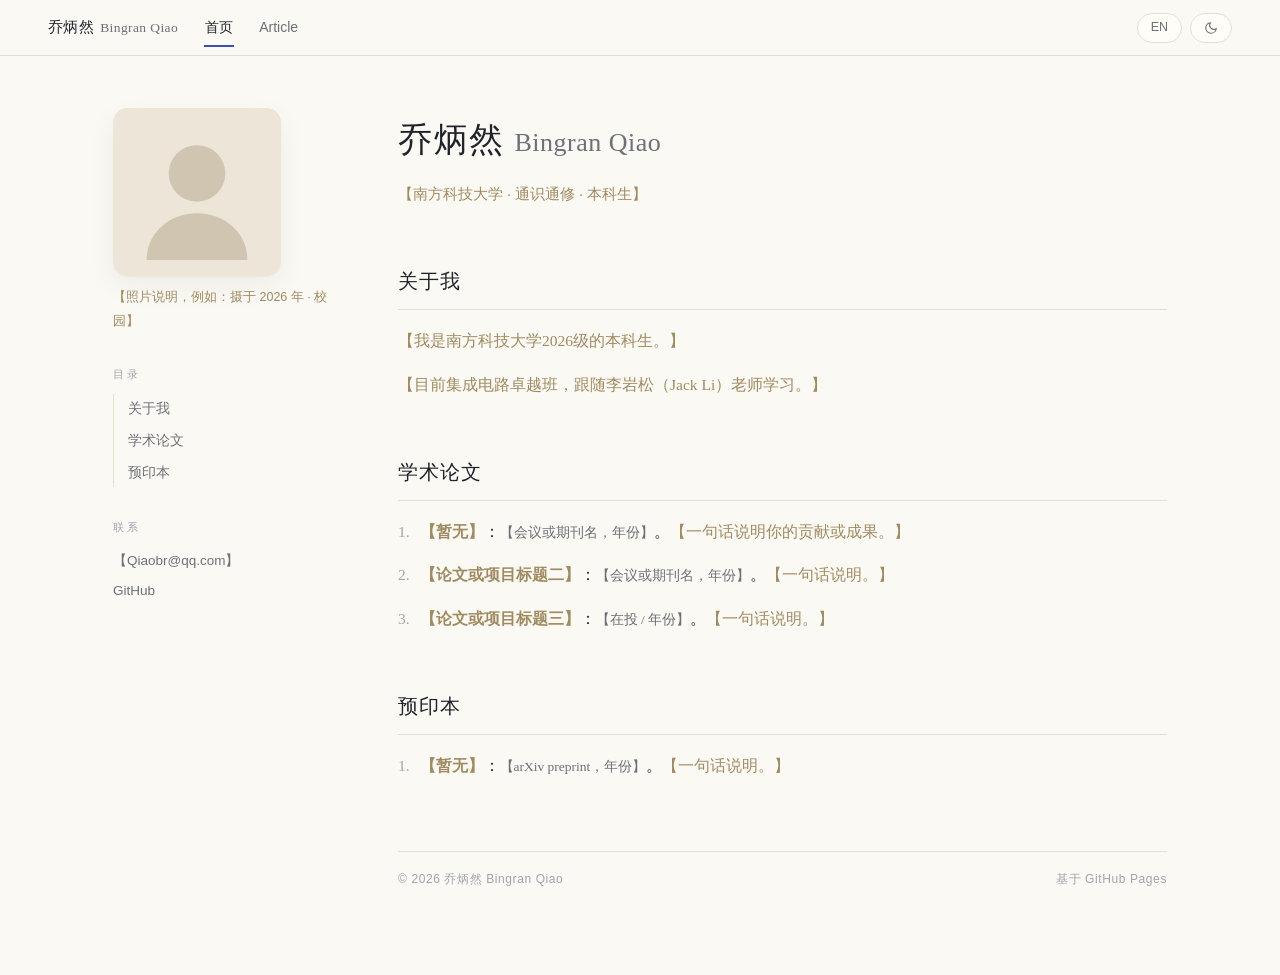
<file: index.html>
<!DOCTYPE html>
<html lang="zh-CN" data-theme="light">
<head>
<meta charset="UTF-8">
<meta name="viewport" content="width=device-width, initial-scale=1">
<script>(function(){try{var t=localStorage.getItem('bp-theme');document.documentElement.setAttribute('data-theme',t||'light');var l=localStorage.getItem('bp-lang');document.documentElement.lang=(l==='en')?'en':'zh-CN';}catch(e){}})();</script>
<title>乔炳然 Bingran Qiao · 个人主页</title>

<!-- 搜索引擎摘要与关键词：只能改引号里的文字 -->
<meta name="description" content="乔炳然 Bingran Qiao 的个人主页，收录个人简介、学术论文、预印本与文章笔记。【待补充：所在机构、专业与研究方向，补齐后搜索效果会明显提升】">
<meta name="keywords" content="乔炳然, Bingran Qiao, 个人主页, 学术主页, 【你的研究方向】, 【你的学校】">
<meta name="author" content="乔炳然 Bingran Qiao">
<meta property="og:title" content="乔炳然 Bingran Qiao · 个人主页">
<meta property="og:description" content="【待补充：一句话身份，例如「××大学××专业硕士研究生，研究方向为……」】">
<meta property="og:type" content="website">
<meta property="og:url" content="https://invenietis0811.github.io/">
<!-- 上传照片后，把下面这行开头的 &lt;!-- 和结尾的 --&gt; 去掉即可启用分享配图 -->
<!-- <meta property="og:image" content="https://invenietis0811.github.io/assets/me.jpg"> -->

<link rel="stylesheet" href="site.css">
</head>

<body data-page="home" data-title-zh="乔炳然 Bingran Qiao · 个人主页" data-title-en="Bingran Qiao · Homepage">

<header class="topbar">
  <a class="brand" href="index.html">乔炳然<span class="brand-en">Bingran Qiao</span></a>
  <nav class="topnav">
    <a href="index.html" class="active" data-zh="首页" data-en="Home">首页</a>
    <a href="articles.html">Article</a>
  </nav>
  <div class="toggles">
    <button id="langToggle" class="tbtn" type="button">EN</button>
    <button id="themeToggle" class="tbtn" type="button" aria-label="切换深浅色">
      <svg class="ic ic-moon" viewBox="0 0 24 24" aria-hidden="true"><path d="M21 12.8A9 9 0 1 1 11.2 3a7 7 0 0 0 9.8 9.8z"/></svg>
      <svg class="ic ic-sun" viewBox="0 0 24 24" aria-hidden="true"><circle cx="12" cy="12" r="4"/><path d="M12 2v2M12 20v2M4.9 4.9l1.4 1.4M17.7 17.7l1.4 1.4M2 12h2M20 12h2M4.9 19.1l1.4-1.4M17.7 6.3l1.4-1.4"/></svg>
    </button>
  </div>
</header>

<div class="layout">

  <!-- ========== 左栏：照片 + 目录 + 联系 ========== -->
  <aside class="side">
    <!-- ✏️ 替换 5：照片。上传照片到仓库 assets 文件夹后，把下面整段 <svg>...</svg> 删掉，换成：
         <img class="portrait-photo" src="assets/me.jpg" alt="个人照片"> -->
    <svg class="portrait" viewBox="0 0 190 190" role="img" aria-label="个人照片占位">
      <rect width="190" height="190" rx="15" fill="#ece5d8"/>
      <circle cx="95" cy="74" r="32" fill="#cfc5b1"/>
      <path d="M38 172c0-31 26-53 57-53s57 22 57 53z" fill="#cfc5b1"/>
    </svg>
    <!-- ✏️ 替换 6：照片说明 -->
    <p class="caption todo" data-zh="【照片说明，例如：摄于 2026 年 · 校园】" data-en="[Photo caption, e.g. taken in 2025]">【照片说明，例如：摄于 2026 年 · 校园】</p>

    <span class="side-label toc-label" data-zh="目录" data-en="Contents">目录</span>
    <!-- ✏️ 替换 2：目录文字可改，但 href="#xxx" 必须与下面章节的 id="xxx" 完全一致 -->
    <nav class="toc">
      <a href="#about" data-zh="关于我" data-en="About">关于我</a>
      <a href="#papers" data-zh="学术论文" data-en="Publications">学术论文</a>
      <a href="#preprints" data-zh="预印本" data-en="Preprints">预印本</a>
    </nav>

    <span class="side-label" data-zh="联系" data-en="Contact">联系</span>
    <div class="contact">
      <!-- ✏️ 替换 10：两处邮箱都要改成你的 -->
      <a class="todo" href="mailto:Qiaobr@qq.com" data-zh="【Qiaobr@qq.com】" data-en="[Email TBD]">【Qiaobr@qq.com】</a>
      <a href="https://github.com/invenietis0811">GitHub</a>
    </div>
  </aside>

  <!-- ========== 右栏：正文 ========== -->
  <main>
    <h1>乔炳然 <span class="h1-en">Bingran Qiao</span></h1>
    <!-- ✏️ 替换 4：一句话身份 -->
    <p class="subtitle todo" data-zh="【南方科技大学 · 通识通修 · 本科生】" data-en="[Institution · Department · Position — TBD]">【南方科技大学 · 通识通修 · 本科生】</p>

    <h2 id="about" data-zh="关于我" data-en="About">关于我</h2>
    <!-- ✏️ 替换 7：自我介绍，可写 2~3 段，每段一对 <p></p>。填好后把 class 里的 todo 删掉 -->
    <p class="todo" data-zh="【我是南方科技大学2026级的本科生。】" data-en="[Paragraph 1: who you are, your institution, major, and research interests.]">【我是南方科技大学2026级的本科生。】</p>
    <p class="todo" data-zh="【目前集成电路卓越班，跟随李岩松（Jack Li）老师学习。】" data-en="[Paragraph 2: education, skills, or a concrete project you are working on.]">【目前集成电路卓越班，跟随李岩松（Jack Li）老师学习。】</p>

    <h2 id="papers" data-zh="学术论文" data-en="Publications">学术论文</h2>
    <!-- ✏️ 替换 8：每一项一行；加论文时整行复制再改。想加蓝色链接就照指南 3.3 的 <a> 写法 -->
    <p><span class="num">1.</span> <strong class="todo" data-zh="【暂无】" data-en="[Paper / project title 1]">【暂无】</strong>：<span class="meta" data-zh="【会议或期刊名，年份】" data-en="[Venue, year]">【会议或期刊名，年份】</span>。<span class="todo" data-zh="【一句话说明你的贡献或成果。】" data-en="[One sentence on your contribution.]">【一句话说明你的贡献或成果。】</span></p>
    <p><span class="num">2.</span> <strong class="todo" data-zh="【论文或项目标题二】" data-en="[Paper / project title 2]">【论文或项目标题二】</strong>：<span class="meta" data-zh="【会议或期刊名，年份】" data-en="[Venue, year]">【会议或期刊名，年份】</span>。<span class="todo" data-zh="【一句话说明。】" data-en="[One sentence.]">【一句话说明。】</span></p>
    <p><span class="num">3.</span> <strong class="todo" data-zh="【论文或项目标题三】" data-en="[Paper / project title 3]">【论文或项目标题三】</strong>：<span class="meta" data-zh="【在投 / 年份】" data-en="[Under review / year]">【在投 / 年份】</span>。<span class="todo" data-zh="【一句话说明。】" data-en="[One sentence.]">【一句话说明。】</span></p>

    <h2 id="preprints" data-zh="预印本" data-en="Preprints">预印本</h2>
    <!-- ✏️ 替换 9：没有预印本就整块删掉，同时删掉左栏目录里对应那一行 -->
    <p><span class="num">1.</span> <strong class="todo" data-zh="【暂无】" data-en="[Preprint title 1]">【暂无】</strong>：<span class="meta" data-zh="【arXiv preprint，年份】" data-en="[arXiv preprint, year]">【arXiv preprint，年份】</span>。<span class="todo" data-zh="【一句话说明。】" data-en="[One sentence.]">【一句话说明。】</span></p>

    <footer>
      <span data-zh="© 2026 乔炳然 Bingran Qiao" data-en="© 2026 Bingran Qiao">© 2026 乔炳然 Bingran Qiao</span>
      <span data-zh="基于 GitHub Pages" data-en="Powered by GitHub Pages">基于 GitHub Pages</span>
    </footer>
  </main>
</div>

<script src="site.js"></script>
</body>
</html>
</file>
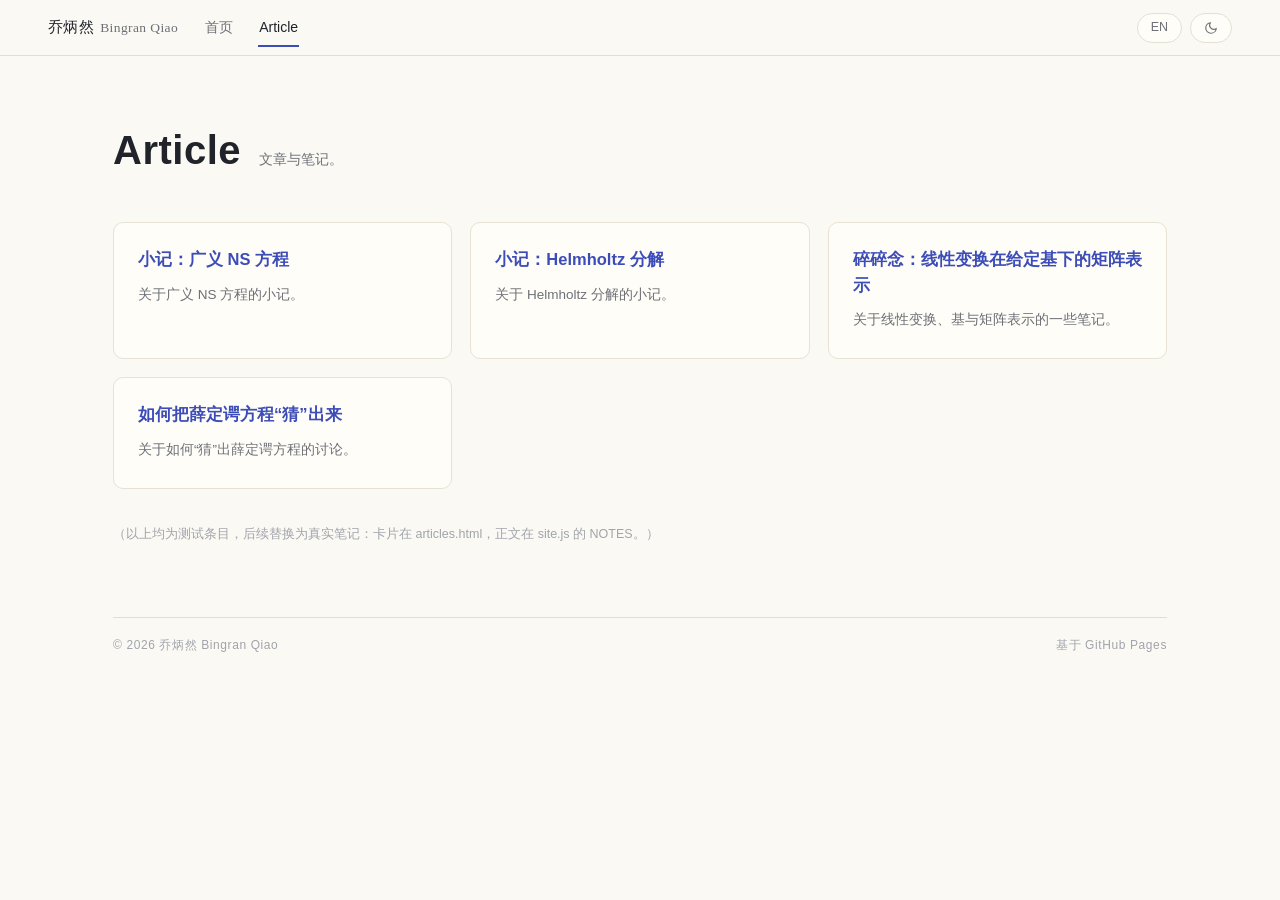
<file: articles.html>
<!DOCTYPE html>
<html lang="zh-CN" data-theme="light">
<head>
<meta charset="UTF-8">
<meta name="viewport" content="width=device-width, initial-scale=1">
<script>(function(){try{var t=localStorage.getItem('bp-theme');document.documentElement.setAttribute('data-theme',t||'light');var l=localStorage.getItem('bp-lang');document.documentElement.lang=(l==='en')?'en':'zh-CN';}catch(e){}})();</script>
<title>Article · 乔炳然 Bingran Qiao</title>
<meta name="description" content="乔炳然的文章与笔记列表。">
<meta name="author" content="乔炳然 Bingran Qiao">
<link rel="stylesheet" href="site.css">
</head>

<body data-page="articles" data-title-zh="Article · 乔炳然 Bingran Qiao" data-title-en="Article · Bingran Qiao">

<header class="topbar">
  <a class="brand" href="index.html">乔炳然<span class="brand-en">Bingran Qiao</span></a>
  <nav class="topnav">
    <a href="index.html" data-zh="首页" data-en="Home">首页</a>
    <a href="articles.html" class="active">Article</a>
  </nav>
  <div class="toggles">
    <button id="langToggle" class="tbtn" type="button">EN</button>
    <button id="themeToggle" class="tbtn" type="button" aria-label="切换深浅色">
      <svg class="ic ic-moon" viewBox="0 0 24 24" aria-hidden="true"><path d="M21 12.8A9 9 0 1 1 11.2 3a7 7 0 0 0 9.8 9.8z"/></svg>
      <svg class="ic ic-sun" viewBox="0 0 24 24" aria-hidden="true"><circle cx="12" cy="12" r="4"/><path d="M12 2v2M12 20v2M4.9 4.9l1.4 1.4M17.7 17.7l1.4 1.4M2 12h2M20 12h2M4.9 19.1l1.4-1.4M17.7 6.3l1.4-1.4"/></svg>
    </button>
  </div>
</header>

<main class="page">
  <div class="page-head">
    <h1>Article</h1>
    <span class="page-sub" data-zh="文章与笔记。" data-en="Articles &amp; notes.">文章与笔记。</span>
  </div>

  <!-- ✏️ 首屏大卡片：整块是一个链接，改 href 的 id、标题和说明即可
  <a class="feature" href="note.html?id=feature">
    <h2 data-zh="示例专题：LLM 辅助科学写作笔记" data-en="Demo Feature: Notes on LLM-Assisted Scientific Writing">示例专题：LLM 辅助科学写作笔记</h2>
    <p data-zh="一篇较长的示例专题笔记，展示首屏大卡片的样式。" data-en="A longer demo feature note showing the hero card style.">一篇较长的示例专题笔记，展示首屏大卡片的样式。</p>
  </a> -->

  <!-- ✏️ 卡片方阵：加新笔记时，复制一整块 <a class="card">...</a>，
       改 href 里的 id、标题和说明；笔记正文写在 site.js 的 NOTES 里，id 要两边一致 -->
  <div class="grid">
    <a class="card" href="articles/Navier–Stokes Equation.pdf"  target="_blank" rel="noopener noreferrer">
      <h3 data-zh="小记：广义 NS 方程" data-en="Note: Generalized NS Equations">小记：广义 NS 方程</h3>
      <p data-zh="关于广义 NS 方程的小记。" data-en="A short note on generalized NS equations.">关于广义 NS 方程的小记。</p>
    </a>
    <a class="card" href="articles/helmholtzdecomposition.pdf" target="_blank" rel="noopener noreferrer">
      <h3 data-zh="小记：Helmholtz 分解" data-en="Note: Helmholtz Decomposition">小记：Helmholtz 分解</h3>
      <p data-zh="关于 Helmholtz 分解的小记。" data-en="A short note on the Helmholtz decomposition.">关于 Helmholtz 分解的小记。</p>
    </a>
    <a class="card" href="note.html?id=linear-map">
      <h3 data-zh="碎碎念：线性变换在给定基下的矩阵表示" data-en="Musings: Matrix Representation of Linear Maps under a Given Basis">碎碎念：线性变换在给定基下的矩阵表示</h3>
      <p data-zh="关于线性变换、基与矩阵表示的一些笔记。" data-en="Some notes on linear maps, bases and matrix representations.">关于线性变换、基与矩阵表示的一些笔记。</p>
    </a>
    <a class="card" href="note.html?id=schrodinger">
      <h3 data-zh="如何把薛定谔方程“猜”出来" data-en="How to “Guess” the Schrödinger Equation">如何把薛定谔方程“猜”出来</h3>
      <p data-zh="关于如何“猜”出薛定谔方程的讨论。" data-en="On how one might “guess” the Schrödinger equation.">关于如何“猜”出薛定谔方程的讨论。</p>
   </a>
     <!--<a class="card" href="note.html?id=calculus1">
      <h3 data-zh="微积分题目 1" data-en="Calculus Problem 1">微积分题目 1</h3>
      <p data-zh="微积分题目与解答。" data-en="A calculus problem with solution.">微积分题目与解答。</p>
    </a>-->
    <!--<a class="card" href="note.html?id=signals1">
      <h3 data-zh="信号与系统随笔 1" data-en="Signals &amp; Systems — Jottings 1">信号与系统随笔 1</h3>
      <p data-zh="信号与系统学习随笔。" data-en="Study jottings on signals and systems.">信号与系统学习随笔。</p>
    </a>-->
  </div>

  <p class="page-note" data-zh="（以上均为测试条目，后续替换为真实笔记：卡片在 articles.html，正文在 site.js 的 NOTES。）" data-en="(All entries above are placeholders. Replace them later: cards live in articles.html, note bodies in the NOTES object of site.js.)">（以上均为测试条目，后续替换为真实笔记：卡片在 articles.html，正文在 site.js 的 NOTES。）</p>

  <footer>
    <span data-zh="© 2026 乔炳然 Bingran Qiao" data-en="© 2026 Bingran Qiao">© 2026 乔炳然 Bingran Qiao</span>
    <span data-zh="基于 GitHub Pages" data-en="Powered by GitHub Pages">基于 GitHub Pages</span>
  </footer>
</main>

<script src="site.js"></script>
</body>
</html>
</file>
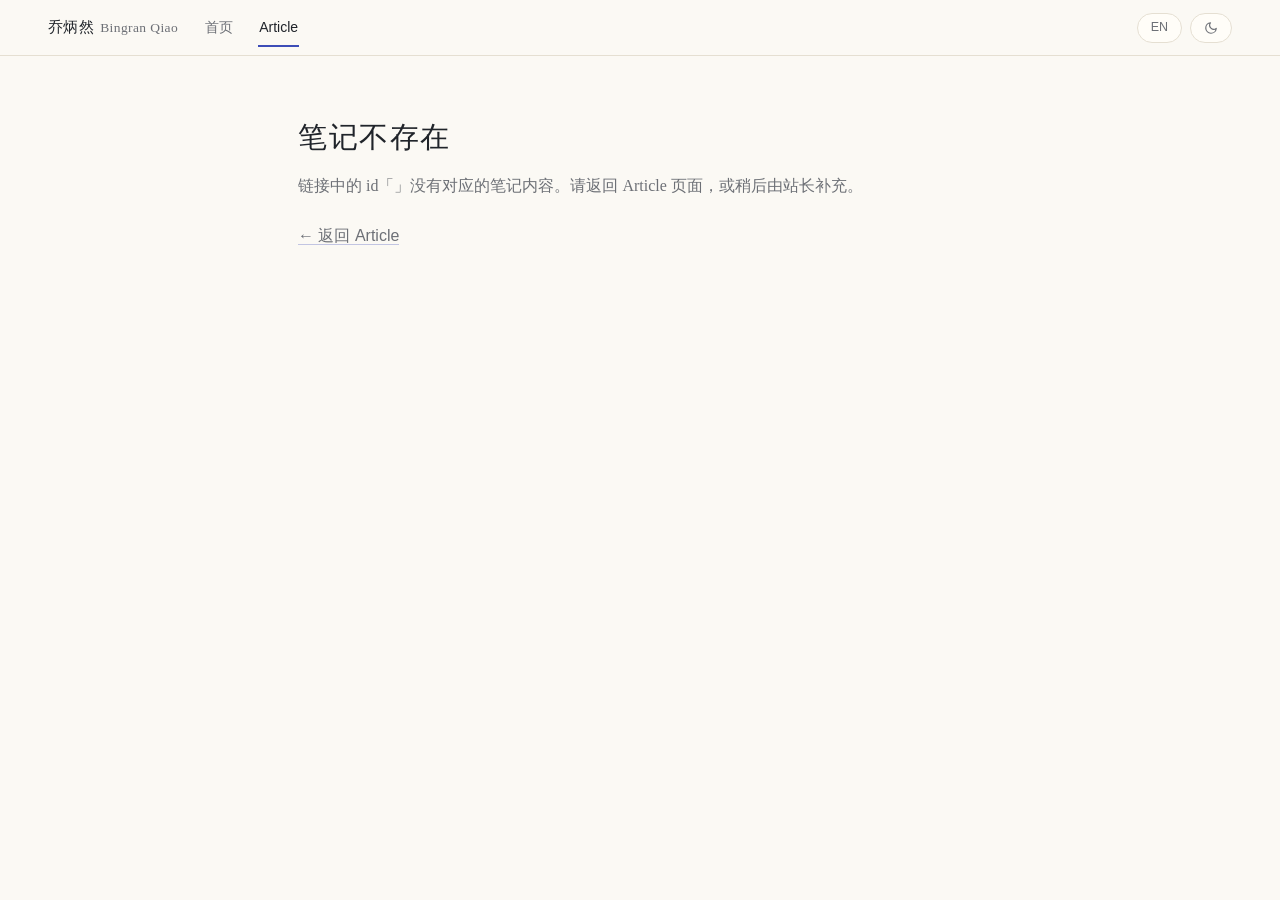
<file: note.html>
<!DOCTYPE html>
<html lang="zh-CN" data-theme="light">
<head>
<meta charset="UTF-8">
<meta name="viewport" content="width=device-width, initial-scale=1">
<script>(function(){try{var t=localStorage.getItem('bp-theme');document.documentElement.setAttribute('data-theme',t||'light');var l=localStorage.getItem('bp-lang');document.documentElement.lang=(l==='en')?'en':'zh-CN';}catch(e){}})();</script>
<title>笔记 · 乔炳然 Bingran Qiao</title>
<meta name="robots" content="noindex">
<link rel="stylesheet" href="site.css">
</head>

<!-- 笔记正文不写在本文件里：由 site.js 的 NOTES 对象按网址中的 ?id= 渲染 -->
<body data-page="note" data-title-zh="笔记 · 乔炳然 Bingran Qiao" data-title-en="Note · Bingran Qiao">

<header class="topbar">
  <a class="brand" href="index.html">乔炳然<span class="brand-en">Bingran Qiao</span></a>
  <nav class="topnav">
    <a href="index.html" data-zh="首页" data-en="Home">首页</a>
    <a href="articles.html" class="active">Article</a>
  </nav>
  <div class="toggles">
    <button id="langToggle" class="tbtn" type="button">EN</button>
    <button id="themeToggle" class="tbtn" type="button" aria-label="切换深浅色">
      <svg class="ic ic-moon" viewBox="0 0 24 24" aria-hidden="true"><path d="M21 12.8A9 9 0 1 1 11.2 3a7 7 0 0 0 9.8 9.8z"/></svg>
      <svg class="ic ic-sun" viewBox="0 0 24 24" aria-hidden="true"><circle cx="12" cy="12" r="4"/><path d="M12 2v2M12 20v2M4.9 4.9l1.4 1.4M17.7 17.7l1.4 1.4M2 12h2M20 12h2M4.9 19.1l1.4-1.4M17.7 6.3l1.4-1.4"/></svg>
    </button>
  </div>
</header>

<main class="note-wrap">
  <div id="noteRoot"></div>
  <p class="back"><a href="articles.html" data-zh="← 返回 Article" data-en="← Back to Article">← 返回 Article</a></p>
</main>

<script src="site.js"></script>
</body>
</html>
</file>
<file: site.css>
/* =========================================================
   学术极简 · 双主题（浅色 / 深色）共享样式
   改配色只需改下面两组变量，不要动后面的规则
   ========================================================= */
:root{
  --bg:#fbf9f4;          /* 页面背景：米白 */
  --fg:#20242a;          /* 正文文字 */
  --muted:#6d7076;       /* 次级文字 */
  --faint:#a0a4ab;       /* 更弱的文字（说明、序号） */
  --line:#e5dfd2;        /* 分隔线 */
  --card:#fffdf8;        /* 卡片底色 */
  --card-line:#e8e2d5;   /* 卡片边框 */
  --accent:#3d4db7;      /* 链接 / 标题强调色：靛蓝 */
  --accent-soft:rgba(61,77,183,.07);
  --todo:#a08a5f;        /* 「待填写」占位文字颜色 */
  --shadow:0 1px 2px rgba(32,36,42,.04),0 10px 28px rgba(32,36,42,.06);
  --serif:Georgia,"Songti SC","Source Han Serif SC","Noto Serif SC","SimSun",serif;
  --sans:-apple-system,"Segoe UI","PingFang SC","Hiragino Sans GB","Microsoft YaHei",sans-serif;
}
[data-theme="dark"]{
  --bg:#14161a;
  --fg:#d6d3cb;
  --muted:#9a9da4;
  --faint:#6f737a;
  --line:#282c34;
  --card:#1a1d23;
  --card-line:#282c34;
  --accent:#a4b1ff;
  --accent-soft:rgba(164,177,255,.08);
  --todo:#9a8f74;
  --shadow:0 1px 2px rgba(0,0,0,.3),0 10px 28px rgba(0,0,0,.35);
}

*{box-sizing:border-box}
html{scroll-behavior:smooth}
body{
  margin:0;background:var(--bg);color:var(--fg);
  font-family:var(--serif);font-size:16px;line-height:1.9;
  -webkit-font-smoothing:antialiased;
  transition:background-color .25s ease,color .25s ease;
}
a{color:var(--accent);text-decoration:none;border-bottom:1px solid color-mix(in srgb,var(--accent) 30%,transparent)}
a:hover{border-bottom-color:var(--accent)}
::selection{background:var(--accent-soft)}

/* ---------- 顶部栏：站名 + 页面切换 + 语言/主题按钮 ---------- */
.topbar{
  position:sticky;top:0;z-index:20;
  display:flex;align-items:center;gap:26px;height:56px;
  padding:0 clamp(20px,4vw,48px);
  border-bottom:1px solid var(--line);
  background:color-mix(in srgb,var(--bg) 88%,transparent);
  backdrop-filter:blur(8px) saturate(1.2);
}
.brand{font-size:15px;letter-spacing:.4px;color:var(--fg);border-bottom:none}
.brand:hover{color:var(--accent);border-bottom:none}
.brand .brand-en{color:var(--muted);font-size:13.5px;margin-left:6px}
.topnav{display:flex;gap:24px;font-family:var(--sans);font-size:14px}
.topnav a{color:var(--muted);border-bottom:2px solid transparent;padding:6px 1px 5px}
.topnav a:hover{color:var(--fg);border-bottom-color:var(--line)}
.topnav a.active{color:var(--fg);border-bottom-color:var(--accent)}
.toggles{margin-left:auto;display:flex;gap:8px}
.tbtn{
  font-family:var(--sans);font-size:12.5px;line-height:1;
  color:var(--muted);background:var(--card);
  border:1px solid var(--line);border-radius:999px;
  padding:7px 13px;cursor:pointer;
  display:inline-flex;align-items:center;gap:6px;
}
.tbtn:hover{color:var(--fg);border-color:var(--muted)}
.ic{width:14px;height:14px;stroke:currentColor;fill:none;stroke-width:2;stroke-linecap:round;stroke-linejoin:round}
.ic-sun{display:none}
[data-theme="dark"] .ic-sun{display:block}
[data-theme="dark"] .ic-moon{display:none}

/* ---------- 首页：左栏（照片+目录+联系） + 右栏正文 ---------- */
.layout{
  max-width:1150px;margin:0 auto;
  padding:52px clamp(20px,4vw,48px) 84px;
  display:grid;grid-template-columns:225px minmax(0,1fr);gap:60px;
}
.side{position:sticky;top:80px;align-self:start;font-family:var(--sans)}
.portrait, img.portrait-photo{
  display:block;width:168px;height:168px;object-fit:cover;
  border-radius:14px;box-shadow:var(--shadow);
}
.caption{font-size:12.5px;color:var(--faint);margin:10px 0 0}
.side-label{
  display:block;font-size:11px;letter-spacing:2.5px;
  text-transform:uppercase;color:var(--faint);margin:30px 0 10px;
}
.toc{border-left:1px solid var(--line);padding-left:14px;display:flex;flex-direction:column;gap:2px}
.toc a{font-size:13.5px;color:var(--muted);border-bottom:none;padding:2px 0}
.toc a:hover{color:var(--accent)}
.contact{display:flex;flex-direction:column;gap:4px;font-size:13.5px}
.contact a{color:var(--muted);border-bottom:none}
.contact a:hover{color:var(--accent)}

main h1{font-size:34px;font-weight:normal;letter-spacing:1.5px;margin:0 0 8px}
.h1-en{color:var(--muted);font-size:26px;letter-spacing:.5px}
.subtitle{color:var(--muted);font-size:14.5px;margin:0 0 6px;font-family:var(--sans)}
h2{
  font-size:20px;font-weight:normal;letter-spacing:1px;
  margin:54px 0 16px;padding-bottom:9px;
  border-bottom:1px solid var(--line);scroll-margin-top:76px;
}
main p{margin:0 0 14px;text-align:justify;font-size:15.5px}
.num{color:var(--faint);margin-right:6px}
.meta{color:var(--muted);font-size:13.5px}
.todo{color:var(--todo)}

footer{
  margin-top:70px;padding-top:16px;border-top:1px solid var(--line);
  display:flex;justify-content:space-between;gap:12px;flex-wrap:wrap;
  font-family:var(--sans);font-size:12px;color:var(--faint);letter-spacing:.6px;
}

/* ---------- Article 页 ---------- */
.page{max-width:1150px;margin:0 auto;padding:56px clamp(20px,4vw,48px) 90px}
.page-head{display:flex;align-items:baseline;gap:18px;margin:0 0 34px}
.page-head h1{font-size:40px;font-weight:bold;letter-spacing:.5px;margin:0;font-family:var(--sans)}
.page-sub{color:var(--muted);font-size:14px;font-family:var(--sans)}
.feature{
  display:block;border:1px solid color-mix(in srgb,var(--accent) 40%,var(--line));
  background:var(--accent-soft);border-radius:12px;
  padding:30px 34px 26px;margin-bottom:22px;
}
.feature:hover{border-color:var(--accent)}
.feature h2{
  margin:0 0 12px;border:none;padding:0;
  font-size:23px;line-height:1.5;color:var(--accent);
  font-weight:bold;font-family:var(--sans);letter-spacing:0;
}
.feature p{margin:0;color:var(--muted);font-size:14px;font-family:var(--sans);text-align:left}
.grid{display:grid;grid-template-columns:repeat(auto-fill,minmax(270px,1fr));gap:18px}
.card{
  display:block;background:var(--card);border:1px solid var(--card-line);
  border-radius:10px;padding:24px 24px 26px;
  transition:border-color .15s,box-shadow .15s,transform .15s;
}
.card:hover{
  border-color:color-mix(in srgb,var(--accent) 45%,var(--card-line));
  box-shadow:var(--shadow);transform:translateY(-2px);
}
.card h3{margin:0 0 10px;font-size:16.5px;line-height:1.55;color:var(--accent);font-family:var(--sans);font-weight:600}
.card p{margin:0;font-size:13.5px;line-height:1.8;color:var(--muted);font-family:var(--sans);text-align:left}
.page-note{margin-top:34px;color:var(--faint);font-size:12.5px;font-family:var(--sans)}

/* ---------- 笔记页 ---------- */
.note-wrap{max-width:740px;margin:0 auto;padding:60px clamp(20px,5vw,28px) 90px}
.note-kicker{font-family:var(--sans);font-size:11px;letter-spacing:3px;color:var(--faint);text-transform:uppercase;margin:0 0 14px}
.note-wrap h1{font-size:29px;line-height:1.5;font-weight:normal;margin:0 0 10px}
.note-meta{font-family:var(--sans);font-size:12.5px;color:var(--faint);margin:0 0 30px;padding-bottom:16px;border-bottom:1px solid var(--line)}
.note-wrap p{font-size:16px;line-height:2;margin:0 0 18px;text-align:justify}
.note-missing{color:var(--muted)}
.back{margin-top:44px;font-family:var(--sans);font-size:13px}
.back a{color:var(--muted)}
.back a:hover{color:var(--accent)}

/* ---------- 窄屏：左栏收到顶部，目录隐藏（不放头顶） ---------- */
@media (max-width:900px){
  .layout{grid-template-columns:1fr;gap:8px;padding-top:36px}
  .side{position:static}
  .portrait, img.portrait-photo{width:110px;height:110px;border-radius:12px}
  .toc-label,.toc{display:none}
  .side-label{margin:16px 0 6px}
  .contact{flex-direction:row;gap:16px}
  main h1{font-size:28px}
  .h1-en{font-size:21px}
  .page-head h1{font-size:32px}
  .topbar{gap:16px}
  .brand .brand-en{display:none}
}
</file>
